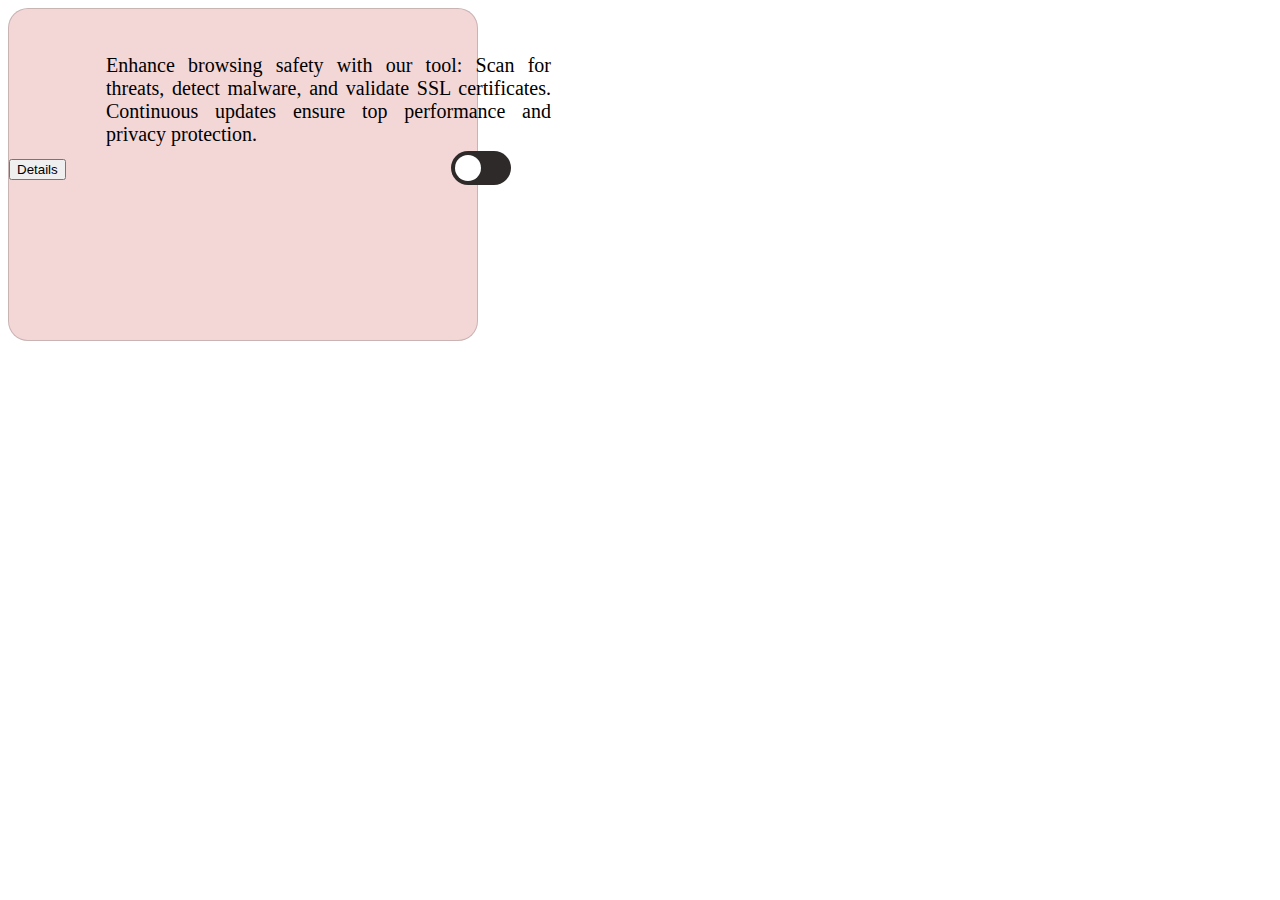
<file: index.html>
<!DOCTYPE html>
<html lang="en">
<head>
    <meta charset="UTF-8">
    <meta name="viewport" content="width=device-width, initial-scale=1.0">
    <title>Document</title>
    <link rel="stylesheet" href="style.css">
</head>
<body>
    <div class="body">
    <div>
        <p class="para">
            Enhance browsing safety with our tool: Scan for threats, detect malware, 
            and validate SSL certificates. 
            Continuous updates ensure top performance and privacy protection.
        </p></div>
      <button class="button" name="button">Details</button>
        <label class="switch">
            <input type="checkbox" id="toggleButton">
            <span class="slider round"></span>
        </label>

  
 
 </div>
</body>
</html>
</file>
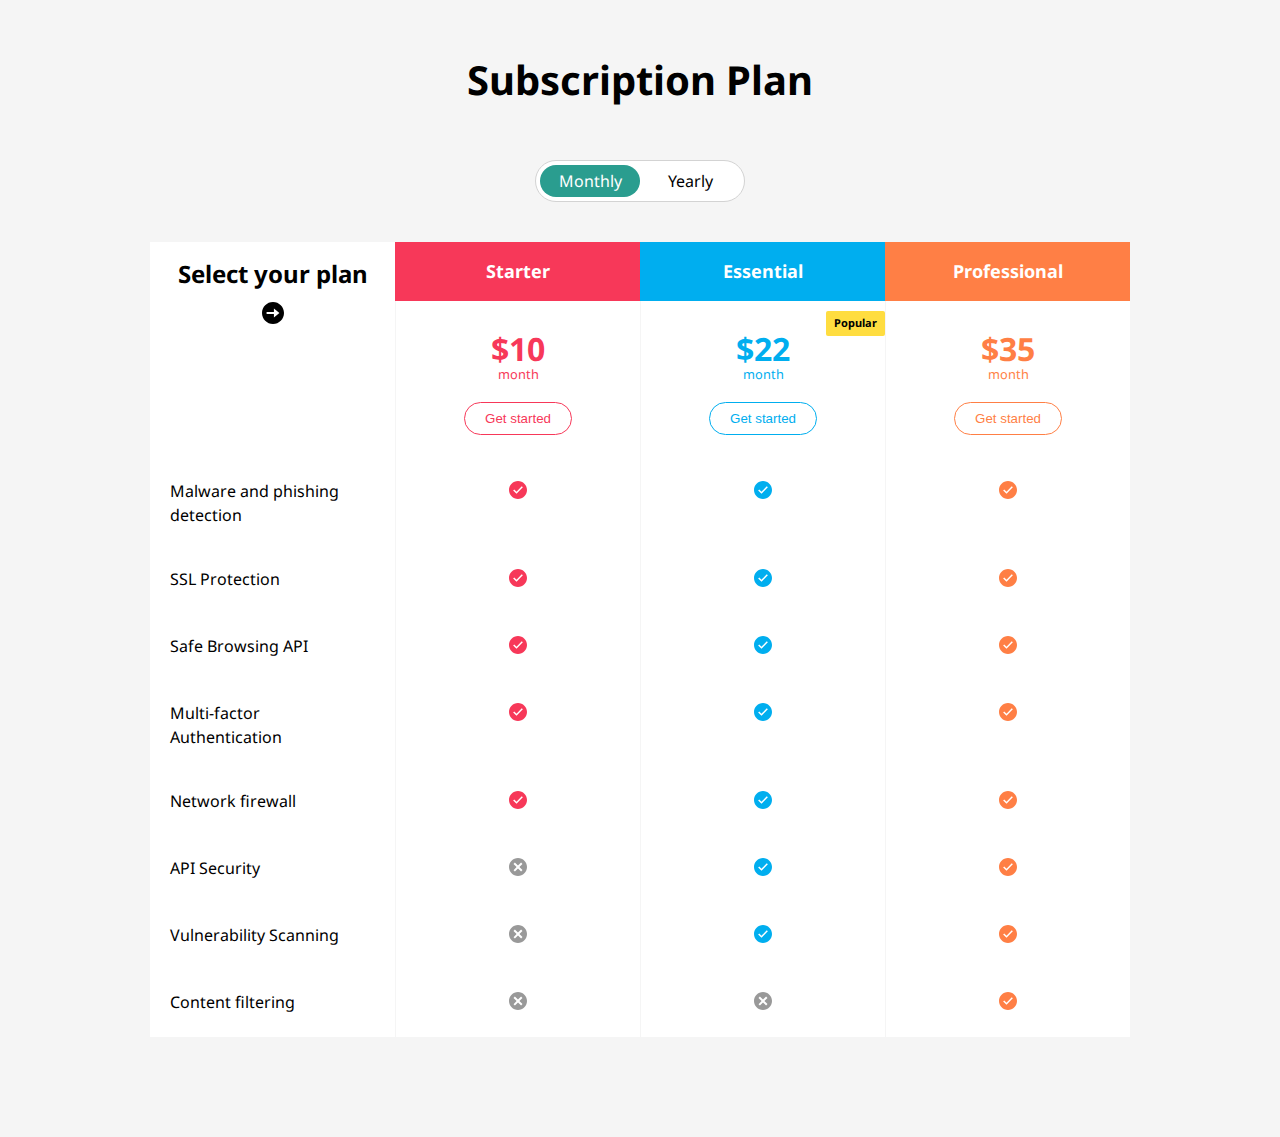
<file: third.html>
<!DOCTYPE html>
<html lang="en">
<head>
    <meta charset="UTF-8">
    <meta name="viewport" content="width=device-width, initial-scale=1.0">
    <title>Subscription Page</title>
    <link rel="stylesheet" href="styles.css">
</head>
<body>
    <div class="container">
        <div class="intro-text">
          <h1>Subscription Plan</h1>
         
        </div>
        <div class="switch-wrapper">
          <input id="monthly" type="radio" name="switch" checked>
          <input id="yearly" type="radio" name="switch">
          <label for="monthly">Monthly</label>
          <label for="yearly">Yearly</label>
          <span class="highlighter"></span>
        </div>
        <div class="table-wrapper">
          <table>
            <thead>
              <tr>
                <th>
                  <div>
                    Select your plan
                    <div class="svg-wrapper">
                      <svg viewBox="0 0 24 24">
                        <path d="M12 0c-6.627 0-12 5.373-12 12s5.373 12 12 12 12-5.373 12-12-5.373-12-12-12zm1 17v-4h-8v-2h8v-4l6 5-6 5z" />
                      </svg>
                    </div>
                  </div>
                </th>
                <th>
                  <div class="heading">Starter</div>
                  <div class="info">
                    <div class="price monthly">
                      <div class="amount">$10 <span>month</span></div>
                    </div>
                    <div class="price yearly hide">
                      <div class="amount">$7 <span>month</span></div>
                      <div class="billing-msg">billed annually</div>
                    </div>
                    <button type="button">Get started</button>
                  </div>
                </th>
                <th>
                  <div class="heading">Essential</div>
                  <div class="info">
                    <div class="popular">Popular</div>
                    <div class="price monthly">
                      <div class="amount">$22 <span>month</span></div>
                    </div>
                    <div class="price yearly hide">
                      <div class="amount">$17 <span>month</span></div>
                      <div class="billing-msg">billed annually</div>
                    </div>
                    <button type="button">Get started</button>
                  </div>
                </th>
                <th>
                  <div class="heading">Professional</div>
                  <div class="info">
                    <div class="price monthly">
                      <div class="amount">$35 <span>month</span></div>
                    </div>
                    <div class="price yearly hide">
                      <div class="amount">$29 <span>month</span></div>
                      <div class="billing-msg">billed annually</div>
      
                    </div>
      
                    <button type="button">Get started</button>
                  </div>
                </th>
              </tr>
            </thead>
            <tbody>
              <tr>
                <td>Malware and phishing detection</td>
                <td>
                  <svg class="starter" viewBox="0 0 24 24">
                    <path d="M12 0c-6.627 0-12 5.373-12 12s5.373 12 12 12 12-5.373 12-12-5.373-12-12-12zm-1.959 17l-4.5-4.319 1.395-1.435 3.08 2.937 7.021-7.183 1.422 1.409-8.418 8.591z" />
                  </svg>
                </td>
                <td>
                  <svg class="essential" viewBox="0 0 24 24">
                    <path d="M12 0c-6.627 0-12 5.373-12 12s5.373 12 12 12 12-5.373 12-12-5.373-12-12-12zm-1.959 17l-4.5-4.319 1.395-1.435 3.08 2.937 7.021-7.183 1.422 1.409-8.418 8.591z" />
                  </svg>
                </td>
                <td>
                  <svg class="professional" viewBox="0 0 24 24">
                    <path d="M12 0c-6.627 0-12 5.373-12 12s5.373 12 12 12 12-5.373 12-12-5.373-12-12-12zm-1.959 17l-4.5-4.319 1.395-1.435 3.08 2.937 7.021-7.183 1.422 1.409-8.418 8.591z" />
                  </svg>
                </td>
              </tr>
              <tr>
                <td>SSL Protection</td>
                <td>
                  <svg class="starter" viewBox="0 0 24 24">
                    <path d="M12 0c-6.627 0-12 5.373-12 12s5.373 12 12 12 12-5.373 12-12-5.373-12-12-12zm-1.959 17l-4.5-4.319 1.395-1.435 3.08 2.937 7.021-7.183 1.422 1.409-8.418 8.591z" />
                  </svg>
                </td>
                <td>
                  <svg class="essential" viewBox="0 0 24 24">
                    <path d="M12 0c-6.627 0-12 5.373-12 12s5.373 12 12 12 12-5.373 12-12-5.373-12-12-12zm-1.959 17l-4.5-4.319 1.395-1.435 3.08 2.937 7.021-7.183 1.422 1.409-8.418 8.591z" />
                  </svg>
                </td>
                <td>
                  <svg class="professional" viewBox="0 0 24 24">
                    <path d="M12 0c-6.627 0-12 5.373-12 12s5.373 12 12 12 12-5.373 12-12-5.373-12-12-12zm-1.959 17l-4.5-4.319 1.395-1.435 3.08 2.937 7.021-7.183 1.422 1.409-8.418 8.591z" />
                  </svg>
                </td>
              </tr>
              <tr>
                <td>Safe Browsing API</td>
                <td>
                  <svg class="starter" viewBox="0 0 24 24">
                    <path d="M12 0c-6.627 0-12 5.373-12 12s5.373 12 12 12 12-5.373 12-12-5.373-12-12-12zm-1.959 17l-4.5-4.319 1.395-1.435 3.08 2.937 7.021-7.183 1.422 1.409-8.418 8.591z" />
                  </svg>
                </td>
                <td>
                  <svg class="essential" viewBox="0 0 24 24">
                    <path d="M12 0c-6.627 0-12 5.373-12 12s5.373 12 12 12 12-5.373 12-12-5.373-12-12-12zm-1.959 17l-4.5-4.319 1.395-1.435 3.08 2.937 7.021-7.183 1.422 1.409-8.418 8.591z" />
                  </svg>
                </td>
                <td>
                  <svg class="professional" viewBox="0 0 24 24">
                    <path d="M12 0c-6.627 0-12 5.373-12 12s5.373 12 12 12 12-5.373 12-12-5.373-12-12-12zm-1.959 17l-4.5-4.319 1.395-1.435 3.08 2.937 7.021-7.183 1.422 1.409-8.418 8.591z" />
                  </svg>
                </td>
              </tr>
              <tr>
                <td>Multi-factor Authentication</td>
                <td>
                  <svg class="starter" viewBox="0 0 24 24">
                    <path d="M12 0c-6.627 0-12 5.373-12 12s5.373 12 12 12 12-5.373 12-12-5.373-12-12-12zm-1.959 17l-4.5-4.319 1.395-1.435 3.08 2.937 7.021-7.183 1.422 1.409-8.418 8.591z" />
                  </svg>
                </td>
                <td>
                  <svg class="essential" viewBox="0 0 24 24">
                    <path d="M12 0c-6.627 0-12 5.373-12 12s5.373 12 12 12 12-5.373 12-12-5.373-12-12-12zm-1.959 17l-4.5-4.319 1.395-1.435 3.08 2.937 7.021-7.183 1.422 1.409-8.418 8.591z" />
                  </svg>
                </td>
                <td>
                  <svg class="professional" viewBox="0 0 24 24">
                    <path d="M12 0c-6.627 0-12 5.373-12 12s5.373 12 12 12 12-5.373 12-12-5.373-12-12-12zm-1.959 17l-4.5-4.319 1.395-1.435 3.08 2.937 7.021-7.183 1.422 1.409-8.418 8.591z" />
                  </svg>
                </td>
              </tr>
              <tr>
                <td>Network firewall</td>
                <td>
                  <svg class="starter" viewBox="0 0 24 24">
                    <path d="M12 0c-6.627 0-12 5.373-12 12s5.373 12 12 12 12-5.373 12-12-5.373-12-12-12zm-1.959 17l-4.5-4.319 1.395-1.435 3.08 2.937 7.021-7.183 1.422 1.409-8.418 8.591z" />
                  </svg>
                </td>
                <td>
                  <svg class="essential" viewBox="0 0 24 24">
                    <path d="M12 0c-6.627 0-12 5.373-12 12s5.373 12 12 12 12-5.373 12-12-5.373-12-12-12zm-1.959 17l-4.5-4.319 1.395-1.435 3.08 2.937 7.021-7.183 1.422 1.409-8.418 8.591z" />
                  </svg>
                </td>
                <td>
                  <svg class="professional" viewBox="0 0 24 24">
                    <path d="M12 0c-6.627 0-12 5.373-12 12s5.373 12 12 12 12-5.373 12-12-5.373-12-12-12zm-1.959 17l-4.5-4.319 1.395-1.435 3.08 2.937 7.021-7.183 1.422 1.409-8.418 8.591z" />
                  </svg>
                </td>
              </tr>
              <tr>
                <td>API Security</td>
                <td>
                  <svg class="not-included" viewBox="0 0 24 24">
                    <path d="M12 0c-6.627 0-12 5.373-12 12s5.373 12 12 12 12-5.373 12-12-5.373-12-12-12zm4.151 17.943l-4.143-4.102-4.117 4.159-1.833-1.833 4.104-4.157-4.162-4.119 1.833-1.833 4.155 4.102 4.106-4.16 1.849 1.849-4.1 4.141 4.157 4.104-1.849 1.849z" />
                  </svg>
                </td>
                <td>
                  <svg class="essential" viewBox="0 0 24 24">
                    <path d="M12 0c-6.627 0-12 5.373-12 12s5.373 12 12 12 12-5.373 12-12-5.373-12-12-12zm-1.959 17l-4.5-4.319 1.395-1.435 3.08 2.937 7.021-7.183 1.422 1.409-8.418 8.591z" />
                  </svg>
                </td>
                <td>
                  <svg class="professional" viewBox="0 0 24 24">
                    <path d="M12 0c-6.627 0-12 5.373-12 12s5.373 12 12 12 12-5.373 12-12-5.373-12-12-12zm-1.959 17l-4.5-4.319 1.395-1.435 3.08 2.937 7.021-7.183 1.422 1.409-8.418 8.591z" />
                  </svg>
                </td>
              </tr>
              <tr>
                <td>Vulnerability Scanning</td>
                <td>
                  <svg class="not-included" viewBox="0 0 24 24">
                    <path d="M12 0c-6.627 0-12 5.373-12 12s5.373 12 12 12 12-5.373 12-12-5.373-12-12-12zm4.151 17.943l-4.143-4.102-4.117 4.159-1.833-1.833 4.104-4.157-4.162-4.119 1.833-1.833 4.155 4.102 4.106-4.16 1.849 1.849-4.1 4.141 4.157 4.104-1.849 1.849z" />
                  </svg>
                </td>
                <td>
                  <svg class="essential" viewBox="0 0 24 24">
                    <path d="M12 0c-6.627 0-12 5.373-12 12s5.373 12 12 12 12-5.373 12-12-5.373-12-12-12zm-1.959 17l-4.5-4.319 1.395-1.435 3.08 2.937 7.021-7.183 1.422 1.409-8.418 8.591z" />
                  </svg>
                </td>
                <td>
                  <svg class="professional" viewBox="0 0 24 24">
                    <path d="M12 0c-6.627 0-12 5.373-12 12s5.373 12 12 12 12-5.373 12-12-5.373-12-12-12zm-1.959 17l-4.5-4.319 1.395-1.435 3.08 2.937 7.021-7.183 1.422 1.409-8.418 8.591z" />
                  </svg>
                </td>
              </tr>
              <tr>
                <td>Content filtering</td>
                <td>
                  <svg class="not-included" viewBox="0 0 24 24">
                    <path d="M12 0c-6.627 0-12 5.373-12 12s5.373 12 12 12 12-5.373 12-12-5.373-12-12-12zm4.151 17.943l-4.143-4.102-4.117 4.159-1.833-1.833 4.104-4.157-4.162-4.119 1.833-1.833 4.155 4.102 4.106-4.16 1.849 1.849-4.1 4.141 4.157 4.104-1.849 1.849z" />
                  </svg>
                </td>
                <td>
                  <svg class="not-included" viewBox="0 0 24 24">
                    <path d="M12 0c-6.627 0-12 5.373-12 12s5.373 12 12 12 12-5.373 12-12-5.373-12-12-12zm4.151 17.943l-4.143-4.102-4.117 4.159-1.833-1.833 4.104-4.157-4.162-4.119 1.833-1.833 4.155 4.102 4.106-4.16 1.849 1.849-4.1 4.141 4.157 4.104-1.849 1.849z" />
                  </svg>
                </td>
                <td>
                  <svg class="professional" viewBox="0 0 24 24">
                    <path d="M12 0c-6.627 0-12 5.373-12 12s5.373 12 12 12 12-5.373 12-12-5.373-12-12-12zm-1.959 17l-4.5-4.319 1.395-1.435 3.08 2.937 7.021-7.183 1.422 1.409-8.418 8.591z" />
                  </svg>
                </td>
              </tr>
            </tbody>
          </table>
        </div>
      </div>
      <footer class="page-footer">
        
      </footer>
      <script src="script.js"></script>
</body>
</html>
</file>
<file: style.css>
.body{
    color:black;
    width: 37%;
  height: 331px;
  font-size: 20px;
  border-radius: 20px;
  border: 1px solid #0000002b;
  background-color: #e09a9a66;

}
.para{
    color:black;
    text-align: justify;
  width: 445px;
  margin-left: 97px;
  margin-top: 45px;
  display: flex;
  height: 82px;
}
.second{
    color:black;
    color: black;
  margin-top: 293px;
  text-decoration: none;
}
.switch {
    position: relative;
    display: inline-block;
    
    width: 60px;
  height: 34px;
  margin-top: -50px;
  margin-left: 442px;
}

.switch input {
    opacity: 0;
    width: 0;
    height: 0;
    margin-top:47px;
}


.slider {
    position: absolute;
    cursor: pointer;
    top: 0;
    left: 0;
    right: 0;
    bottom: 0;
    background-color: #ccc;
    -webkit-transition: .4s;
    transition: .4s;
    border-radius: 34px;
}

.slider:before {
    position: absolute;
    content: "";
    height: 26px;
    width: 26px;
    left: 4px;
    bottom: 4px;
    background-color: white;
    -webkit-transition: .4s;
    transition: .4s;
    border-radius: 50%;
}

input:checked + .slider {
    background-color: #2196F3;
}

input:focus + .slider {
    box-shadow: 0 0 1px #2196F3;
}

input:checked + .slider:before {
    -webkit-transform: translateX(26px);
    -ms-transform: translateX(26px);
    transform: translateX(26px);
}

/* Rounded sliders */
.slider.round {
    border-radius: 34px;
    background-color: #2f2a2a;
}

.slider.round:before {
    border-radius: 50%;
}
.a{
    margin-left: 52px;
    margin-top: 119px;
    position: absolute;
    text-decoration: none;
    border: 3px solid black;
    text-align: center;
    height: 33px;
    width: 97px;
    border-radius: 8px;
  background-color: beige;

}
.details{
    margin-top: 4px;
  position: absolute;
  margin-left: -27px;
  color:black
}
</file>
<file: styles.css>
@import url("https://fonts.googleapis.com/css?family=Noto+Sans:400,700&display=swap");

:root {
  --white: white;
  --gray: #999;
  --lightgray: whitesmoke;
  --darkgreen: #2a9d8f;
  --popular: #ffdd40;
  --starter: #f73859;
  --essential: #00aeef;
  --professional: #ff7f45;
}

* {
  padding: 0;
  margin: 0;
  box-sizing: border-box;
}

a {
  text-decoration: none;
  color: inherit;
}

button {
  background: none;
  border: none;
  cursor: pointer;
}

table {
  border-collapse: collapse;
}

body {
  font: 18px/1.5 "Noto Sans", sans-serif;
  background: var(--lightgray);
  margin-bottom: 100px;
}

h1 {
  font-size: 2.5rem;
}

.container {
  max-width: 1000px;
  text-align: center;
  padding: 0 10px;
  margin: 0 auto;
}

.intro-text {
  padding: 50px 0;
}

.intro-text a {
  text-decoration: underline;
}

/* SWITCH STYLES
–––––––––––––––––––––––––––––––––––––––––––––––––– */
.switch-wrapper {
  position: relative;
  display: inline-flex;
  padding: 4px;
  border: 1px solid lightgrey;
  margin-bottom: 40px;
  border-radius: 30px;
  background: var(--white);
}

.switch-wrapper [type="radio"] {
  position: absolute;
  left: -9999px;
}

.switch-wrapper [type="radio"]:checked#monthly ~ label[for="monthly"],
.switch-wrapper [type="radio"]:checked#yearly ~ label[for="yearly"] {
  color: var(--white);
}

.switch-wrapper [type="radio"]:checked#monthly ~ label[for="monthly"]:hover,
.switch-wrapper [type="radio"]:checked#yearly ~ label[for="yearly"]:hover {
  background: transparent;
}

.switch-wrapper
  [type="radio"]:checked#monthly
  + label[for="yearly"]
  ~ .highlighter {
  transform: none;
}

.switch-wrapper
  [type="radio"]:checked#yearly
  + label[for="monthly"]
  ~ .highlighter {
  transform: translateX(100%);
}

.switch-wrapper label {
  font-size: 16px;
  z-index: 1;
  min-width: 100px;
  line-height: 32px;
  cursor: pointer;
  border-radius: 30px;
  transition: color 0.25s ease-in-out;
}

.switch-wrapper label:hover {
  background: var(--lightgray);
}

.switch-wrapper .highlighter {
  position: absolute;
  top: 4px;
  left: 4px;
  width: calc(50% - 4px);
  height: calc(100% - 8px);
  border-radius: 30px;
  background: var(--darkgreen);
  transition: transform 0.25s ease-in-out;
}

/* TABLE STYLES
–––––––––––––––––––––––––––––––––––––––––––––––––– */
.table-wrapper {
  background: var(--white);
  overflow-x: auto;
}

table {
  width: 100%;
}

table tr {
  display: flex;
}

table th,
table td {
  width: 25%;
  min-width: 150px;
}

table th:nth-child(1) {
  display: flex;
  flex-direction: column;
  font-size: 1.5rem;
  line-height: 1.3;
  padding: 1rem 10px;
}

table th:nth-child(1) .svg-wrapper {
  margin-top: 10px;
}

table th:nth-child(1) svg {
  width: 22px;
  height: 22px;
}

table th .heading {
  padding: 1rem;
  color: var(--white);
}

table th:nth-child(2) .heading {
  background: var(--starter);
}

table th:nth-child(3) .heading {
  background: var(--essential);
}

table th:nth-child(4) .heading {
  background: var(--professional);
}

table th .info {
  position: relative;
  padding: 1.5rem 0;
  border-left: 1px solid var(--lightgray);
}

table th .popular {
  position: absolute;
  top: 10px;
  right: 0;
  font-size: 11px;
  background: var(--popular);
  padding: 4px 8px;
  border-radius: 2px;
}

table th .amount {
  font-size: 2rem;
}

table th .amount span {
  display: block;
  transform: translateY(-8px);
}

table th:nth-child(2) .amount {
  color: var(--starter);
}

table th:nth-child(3) .amount {
  color: var(--essential);
}

table th:nth-child(4) .amount {
  color: var(--professional);
}

table th .billing-msg,
table th .amount span {
  font-weight: normal;
  font-size: 0.8rem;
}

table th button {
  border-radius: 20px;
  padding: 8px 20px;
  margin-top: 10px;
  transition: all 0.2s;
}

table th:nth-child(2) button {
  color: var(--starter);
  border: 1px solid var(--starter);
}

table th:nth-child(2) button:hover {
  background: var(--starter);
}

table th:nth-child(3) button {
  color: var(--essential);
  border: 1px solid var(--essential);
}

table th:nth-child(3) button:hover {
  background: var(--essential);
}

table th:nth-child(4) button {
  color: var(--professional);
  border: 1px solid var(--professional);
}

table th:nth-child(4) button:hover {
  background: var(--professional);
}

table th button:hover {
  color: var(--white);
}

table td {
  padding: 10px;
}

table td:not(:first-child) {
  border-left: 1px solid var(--lightgray);
}

table td:first-child {
  font-size: 1rem;
  text-align: left;
}

table svg {
  width: 18px;
  height: 18px;
}

table svg.not-included {
  fill: var(--gray);
}

table svg.starter {
  fill: var(--starter);
}

table svg.essential {
  fill: var(--essential);
}

table svg.professional {
  fill: var(--professional);
}

table .hide {
  display: none;
}

/* MQ
–––––––––––––––––––––––––––––––––––––––––––––––––– */
@media screen and (min-width: 780px) {
  table td {
    padding: 20px;
  }
}

/* FOOTER STYLES
–––––––––––––––––––––––––––––––––––––––––––––––––– */
.page-footer {
  position: fixed;
  right: 0;
  bottom: 50px;
  display: flex;
  align-items: center;
  padding: 5px;
  z-index: 1;
  font-size: 16px;
  background: var(--lightgray);
}

.page-footer a {
  display: flex;
  margin-left: 4px;
}
</file>
